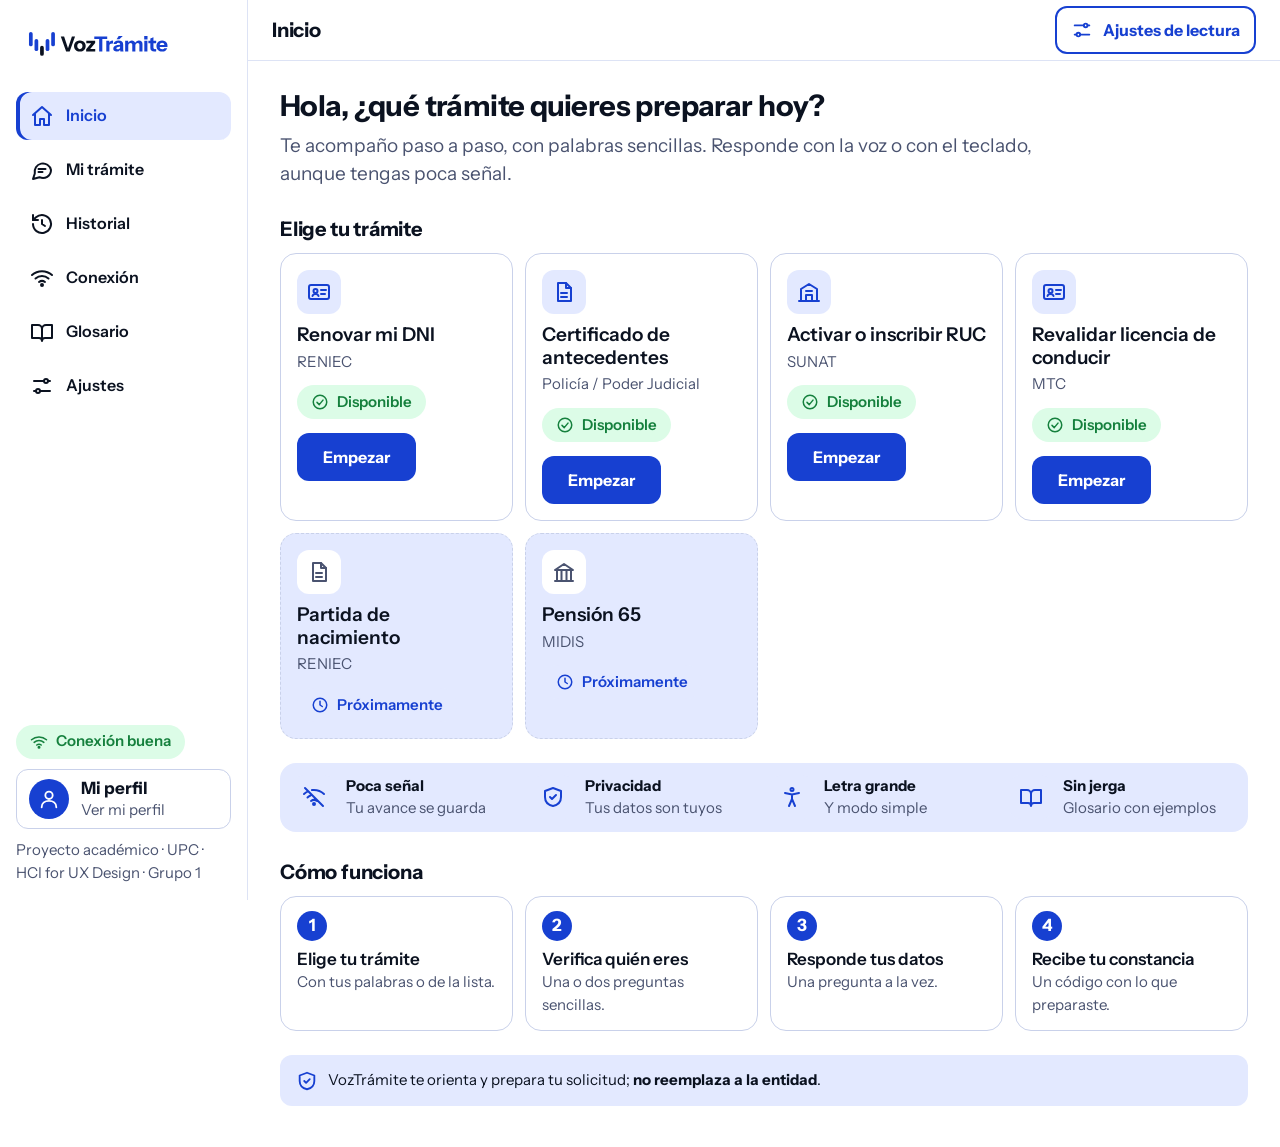
<file: index.html>
<!DOCTYPE html>
<html lang="es">
<head>
  <meta charset="UTF-8" />
  <meta name="viewport" content="width=device-width, initial-scale=1" />
  <title>VozTrámite</title>
  <link rel="icon" href="favicon.ico" />
  <meta http-equiv="refresh" content="0; url=pages/index.html" />
  <link rel="canonical" href="pages/index.html" />
</head>
<body>
  <p>Abriendo VozTrámite… Si no cambia sola, <a href="pages/index.html">entra aquí</a>.</p>
  <script>location.replace("pages/index.html");</script>
</body>
</html>
</file>
<file: css/styles.css>
/* =========================================================================
   VozTrámite · Landing page responsive · identidad "Onda"
   App shell de una sola página con vistas (hash) · mismo HTML/CSS/JS en móvil, tablet y desktop
   Tokens verificados (contraste WCAG 2.1):
   Tinta/blanco 18.72 · Gris Texto/blanco 7.60 · blanco/Cobalto 7.81
   Tinta/Tinte 15.48 · Verde 5.02 · Rojo 6.47 · Ámbar 5.43
   ========================================================================= */

@font-face { font-family: "Instrument Sans"; font-weight: 400; font-display: swap;
  src: url("../assets/fonts/instrument-sans-latin-400-normal.woff2") format("woff2"); }
@font-face { font-family: "Instrument Sans"; font-weight: 600; font-display: swap;
  src: url("../assets/fonts/instrument-sans-latin-600-normal.woff2") format("woff2"); }
@font-face { font-family: "Instrument Sans"; font-weight: 700; font-display: swap;
  src: url("../assets/fonts/instrument-sans-latin-700-normal.woff2") format("woff2"); }

:root {
  --blanco: #FFFFFF;
  --tinte: #E3E9FF;
  --tinta: #0B1220;
  --gris: #4A5370;
  --cobalto: #1740D1;
  --cobalto-osc: #10309F;
  --linea: #C9D1EA;
  --pista: #DDE3F5;
  --verde: #15803D;  --verde-bg: #DCFCE7;
  --rojo: #B91C1C;   --rojo-bg: #FEE2E2;
  --ambar: #B54708;  --ambar-bg: #FEF3C7;

  --fs-display: 2.3125rem;  /* 37 */
  --fs-h1: 1.8125rem;       /* 29 */
  --fs-h2: 1.5rem;          /* 24 */
  --fs-h3: 1.25rem;         /* 20 */
  --fs-lg: 1.1875rem;       /* 19 */
  --fs-body: 1.0625rem;     /* 17 */
  --fs-btn: 1rem;           /* 16 */
  --fs-cap: 0.9375rem;      /* 15 */

  --r-sm: 8px; --r-md: 12px; --r-lg: 16px; --r-pill: 999px;
  --touch: 48px;
  --sombra: 0 1px 2px rgba(11,18,32,.06), 0 4px 16px rgba(11,18,32,.06);
  --max: 1200px;
  --font: "Instrument Sans", system-ui, -apple-system, "Segoe UI", Roboto, sans-serif;
}

/* Preferencias del usuario aplicadas por JS sobre <html> */
html[data-texto="grande"] { font-size: 112.5%; }
html[data-texto="muygrande"] { font-size: 125%; }
html[data-contraste="alto"] {
  --gris: #2B3350; --linea: #6B76A3; --tinte: #D6DFFF;
}

*, *::before, *::after { box-sizing: border-box; }
html { scroll-behavior: smooth; scroll-padding-top: 76px; -webkit-text-size-adjust: 100%; }
body {
  margin: 0; font-family: var(--font); font-size: var(--fs-body); line-height: 1.5;
  color: var(--tinta); background: var(--blanco);
  -webkit-font-smoothing: antialiased;
}
h1, h2, h3, h4 { margin: 0 0 .5rem; line-height: 1.2; }
h1 { font-size: var(--fs-display); font-weight: 700; letter-spacing: -.02em; }
h2 { font-size: var(--fs-h1); font-weight: 700; letter-spacing: -.02em; }
h3 { font-size: var(--fs-h3); font-weight: 600; }
p { margin: 0 0 1rem; }
img, svg { max-width: 100%; display: block; }
a { color: var(--cobalto); text-underline-offset: 3px; }
a:hover { color: var(--cobalto-osc); }
ul { margin: 0; padding-left: 1.2rem; }
.muted { color: var(--gris); }
.sr-only { position: absolute !important; width: 1px; height: 1px; overflow: hidden; clip: rect(0 0 0 0); white-space: nowrap; }

/* Foco siempre visible (teclado) */
:focus-visible { outline: 3px solid var(--cobalto); outline-offset: 2px; border-radius: 6px; }
.skip-link { position: absolute; left: 8px; top: -60px; background: var(--tinta); color: #fff; padding: 12px 16px; border-radius: var(--r-sm); z-index: 1000; }
.skip-link:focus { top: 8px; color: #fff; }

.eyebrow { font-size: var(--fs-cap); font-weight: 700; color: var(--cobalto); letter-spacing: .02em; text-transform: uppercase; margin-bottom: 8px; }
.lead { font-size: var(--fs-lg); color: var(--gris); max-width: 62ch; }

/* ---------------------------------------------------------------- botones */
.btn {
  display: inline-flex; align-items: center; justify-content: center; gap: 10px; white-space: nowrap;
  min-height: var(--touch); padding: 0 24px; border-radius: var(--r-md);
  font: 700 var(--fs-btn)/1 var(--font); cursor: pointer; text-decoration: none;
  border: 2px solid transparent; transition: background .15s, border-color .15s, transform .05s;
}
.btn:active { transform: translateY(1px); }
.btn svg { width: 22px; height: 22px; flex: none; }
.btn-primary { background: var(--cobalto); color: #fff; }
.btn-primary:hover { background: var(--cobalto-osc); color: #fff; }
.btn-outline { background: #fff; color: var(--cobalto); border-color: var(--cobalto); }
.btn-outline:hover { background: var(--tinte); color: var(--cobalto-osc); }
.btn-ghost { background: transparent; color: var(--cobalto); padding: 0 12px; }
.btn-ghost:hover { background: var(--tinte); }
.btn-danger { background: #fff; color: var(--rojo); border-color: var(--rojo); }
.btn[disabled], .btn[aria-disabled="true"] { background: var(--pista); color: var(--gris); border-color: transparent; cursor: not-allowed; }
.btn-hablar { white-space: nowrap; min-height: 64px; border-radius: var(--r-pill); font-size: var(--fs-lg); padding: 0 32px; box-shadow: 0 8px 20px rgba(23,64,209,.25); }
.btn-hablar[aria-pressed="true"] { outline: 4px solid var(--ambar); outline-offset: 0; }

/* ----------------------------------------------------------------- chips */
.chip { white-space: nowrap; display: inline-flex; align-items: center; gap: 8px; min-height: 34px; padding: 0 14px; border-radius: var(--r-pill);
  font-size: var(--fs-cap); font-weight: 600; background: var(--tinte); color: var(--cobalto); border: 0; }
.chip svg { width: 18px; height: 18px; }
.chip.ok { background: var(--verde-bg); color: var(--verde); }
.chip.warn { background: var(--ambar-bg); color: var(--ambar); }
.chip.err { background: var(--rojo-bg); color: var(--rojo); }
button.chip { cursor: pointer; min-height: var(--touch); }

/* ===================================================================== APP SHELL
   Un solo HTML para todo: móvil <768 (barra superior + pestañas inferiores),
   tablet 768–1099 (riel de íconos) y desktop ≥1100 (barra lateral fija). */
:root { --side-w: 248px; --rail-w: 72px; --top-h: 60px; --tab-h: 68px; }
.shell { min-height: 100vh; min-height: 100dvh; }
.main-col { min-width: 0; }
.i { width: 18px; height: 18px; }

/* Navegación: base móvil = pestañas inferiores */
.side { display: contents; }
.side .brand, .side-foot { display: none; }
.nav { position: fixed; left: 0; right: 0; bottom: 0; z-index: 60; display: flex; background: #fff; border-top: 1px solid var(--linea);
  padding-bottom: env(safe-area-inset-bottom, 0px); box-shadow: 0 -4px 16px rgba(11,18,32,.06); }
.nav a { position: relative; flex: 1 1 0; min-width: 0; min-height: var(--tab-h); display: flex; flex-direction: column; align-items: center; justify-content: center; gap: 3px;
  padding: 6px 2px; text-align: center; text-decoration: none; color: var(--gris); font-weight: 600; font-size: var(--fs-cap); line-height: 1.1; }
.nav a svg { width: 24px; height: 24px; flex: none; }
.nav a.nav-ext { display: none; }
.nav a:hover { background: var(--tinte); color: var(--cobalto); }
.nav a[aria-current="page"] { color: var(--cobalto); box-shadow: inset 0 3px 0 var(--cobalto); background: var(--tinte); }
.nav a:focus-visible { outline-offset: -4px; }
.main-col { padding-bottom: calc(var(--tab-h) + env(safe-area-inset-bottom, 0px)); }

/* Barra superior */
.site-header { position: sticky; top: 0; z-index: 50; display: flex; align-items: center; gap: 12px; min-height: var(--top-h); padding: 6px 16px;
  background: rgba(255,255,255,.96); backdrop-filter: blur(6px); border-bottom: 1px solid var(--pista); }
.top-brand { display: inline-flex; align-items: center; margin-right: auto; }
.top-brand img { height: 30px; width: auto; }
.top-title { display: none; font-size: var(--fs-h3); font-weight: 700; letter-spacing: -.01em; margin-right: auto; }
.header-tools { display: flex; align-items: center; gap: 8px; }
.site-header .chip .ct { display: none; }
.site-header .chip { padding: 0 8px; }
.site-header a.chip { min-height: var(--touch); text-decoration: none; }
.site-header a.chip:hover { filter: brightness(.96); }
.site-header .btn { padding: 0 14px; }

/* Vistas */
.view { padding: 20px 16px 28px; }
.view[hidden] { display: none; }
.view-in { max-width: var(--w, 1000px); margin: 0 auto; }
.view h1, .vista-h1 { width: fit-content; max-width: 100%; font-size: var(--fs-h1); font-weight: 700; letter-spacing: -.02em; margin-bottom: 8px; }
.view h1:focus { outline: none; }
.view h1:focus-visible { outline: 3px solid var(--cobalto); outline-offset: 4px; }
.h-sec { font-size: var(--fs-h3); font-weight: 700; margin: 28px 0 12px; letter-spacing: -.01em; }
.view .lead { margin-bottom: 16px; }
.view:not([hidden]) { animation: vista-in .18s ease-out; }
@keyframes vista-in { from { opacity: 0; transform: translateY(6px); } to { opacity: 1; transform: none; } }

/* Pie accesible de cada vista (tablet y móvil; en desktop vive en la barra lateral) */
.view-foot { padding: 20px 16px 24px; border-top: 1px solid var(--pista); background: var(--tinte); font-size: var(--fs-cap); }
.proyecto { margin: 0 0 6px; color: var(--gris); font-size: var(--fs-cap); }
.creditos { font-size: var(--fs-cap); margin-top: 16px; }

/* Tablet 768–1099: riel lateral de íconos */
@media (min-width: 768px) {
  .main-col { margin-left: var(--rail-w); padding-bottom: 0; }
  .side { display: flex; flex-direction: column; align-items: center; position: fixed; inset: 0 auto 0 0; width: var(--rail-w); z-index: 60; padding: 12px 8px;
    background: #fff; border-right: 1px solid var(--pista); }
  .side .brand { display: flex; align-items: center; justify-content: center; min-height: var(--touch); }
  .logo-full { display: none; }
  .logo-sym { display: block; width: 36px; height: 36px; }
  .nav { position: static; flex-direction: column; gap: 6px; margin-top: 16px; padding: 0; width: 100%; background: none; border: 0; box-shadow: none; }
  .nav a { flex: none; width: 56px; height: 56px; min-height: 56px; margin: 0 auto; padding: 0; border-radius: var(--r-md); }
  .nav a[aria-current="page"] { box-shadow: inset 3px 0 0 var(--cobalto); }
  .nav .lbl { position: absolute; width: 1px; height: 1px; overflow: hidden; clip: rect(0 0 0 0); white-space: nowrap; }
  .nav a::after { content: attr(data-tip); position: absolute; left: calc(100% + 10px); top: 50%; transform: translateY(-50%); z-index: 70; padding: 8px 12px; border-radius: var(--r-sm);
    background: var(--tinta); color: #fff; font-size: var(--fs-cap); white-space: nowrap; opacity: 0; pointer-events: none; transition: opacity .12s; }
  .nav a:hover::after, .nav a:focus-visible::after { opacity: 1; }
  .nav a.nav-ext { display: flex; }
  .nav a.nav-perfil { display: none; }
  .side-foot { display: flex; flex-direction: column; align-items: center; gap: 8px; margin-top: auto; padding-top: 12px; width: 100%; }
  .side-foot .proyecto { display: none; }
  .user-card { position: relative; display: flex; align-items: center; justify-content: center; width: 56px; height: 56px; border-radius: var(--r-md); text-decoration: none; color: var(--tinta); }
  .user-card:hover { background: var(--tinte); }
  .user-card[aria-current="page"] { background: var(--tinte); box-shadow: inset 3px 0 0 var(--cobalto); }
  .user-card .uc-txt { display: none; }
  .user-card::after { content: attr(data-tip); position: absolute; left: calc(100% + 10px); top: 50%; transform: translateY(-50%); z-index: 70; padding: 8px 12px; border-radius: var(--r-sm);
    background: var(--tinta); color: #fff; font-size: var(--fs-cap); white-space: nowrap; opacity: 0; pointer-events: none; transition: opacity .12s; }
  .user-card:hover::after, .user-card:focus-visible::after { opacity: 1; }
  .top-brand { display: none; }
  .top-title { display: block; }
  .site-header { padding: 6px 24px; }
  .view { padding: 24px; }
  .site-header .chip .ct { display: inline; }
  .site-header .chip { padding: 0 14px; }
}

/* Desktop ≥1100: barra lateral fija */
@media (min-width: 1100px) {
  .main-col { margin-left: var(--side-w); }
  .side { width: var(--side-w); align-items: stretch; padding: 20px 16px 16px; }
  .side .brand { justify-content: flex-start; padding: 0 8px; }
  .logo-full { display: block; height: 34px; width: auto; }
  .logo-sym { display: none; }
  .nav { margin-top: 24px; }
  .nav a { width: auto; height: auto; min-height: 48px; margin: 0; flex-direction: row; justify-content: flex-start; gap: 12px; padding: 0 14px; font-size: var(--fs-btn); color: var(--tinta); }
  .nav a[aria-current="page"] { color: var(--cobalto); box-shadow: inset 4px 0 0 var(--cobalto); }
  .nav .lbl { position: static; width: auto; height: auto; overflow: visible; clip: auto; }
  .nav a::after { display: none; }
  .side-foot { align-items: stretch; gap: 10px; padding-top: 16px; }
  .side-foot .proyecto { display: block; }
  .side-foot .chip { align-self: flex-start; }
  .user-card { width: auto; height: auto; min-height: 56px; justify-content: flex-start; gap: 12px; padding: 8px 12px; border: 1px solid var(--linea); background: #fff; }
  .user-card .uc-txt { display: block; min-width: 0; line-height: 1.25; }
  .user-card .uc-txt b { display: block; overflow: hidden; text-overflow: ellipsis; white-space: nowrap; }
  .user-card .uc-txt small { color: var(--gris); font-size: var(--fs-cap); }
  .user-card::after { display: none; }
  .side-foot .proyecto { margin: 0; }
  .site-header .js-chip-conn { display: none; }
  .view-foot { display: none; }
  .view { padding: 28px 32px 40px; }
}
@media (max-width: 1099px) { #chip-conexion { display: none; } }
@media (prefers-reduced-motion: reduce) { .view:not([hidden]) { animation: none; } .nav a::after, .user-card::after { transition: none; } }
html[data-ligero="1"] .view:not([hidden]) { animation: none; }

/* ------------------------------------------------------------------ inicio */
.continuar { display: flex; align-items: center; gap: 16px; flex-wrap: wrap; margin: 16px 0 4px; background: var(--tinte); border-color: var(--cobalto); }
.continuar[hidden] { display: none; }
.continuar .ico { display: grid; place-items: center; width: 48px; height: 48px; border-radius: var(--r-md); background: #fff; color: var(--cobalto); flex: none; }
.continuar .ico svg { width: 26px; height: 26px; }
.continuar-txt { flex: 1 1 240px; }
.continuar-txt h2 { font-size: var(--fs-lg); margin: 0 0 2px; letter-spacing: 0; }
.continuar-txt p { margin: 0; }
.continuar-acc { display: flex; gap: 8px; flex-wrap: wrap; }
.hero-note { display: flex; gap: 10px; align-items: flex-start; margin: 24px 0 0; padding: 14px 16px; background: var(--tinte); border-radius: var(--r-md); font-size: var(--fs-cap); color: var(--tinta); }
.hero-note svg { width: 22px; height: 22px; flex: none; color: var(--cobalto); margin-top: 1px; }

/* cómo funciona (compacto, 4 pasos en fila) */
.steps { display: grid; grid-template-columns: repeat(4, 1fr); gap: 12px; margin: 0; padding: 0; list-style: none; counter-reset: s; }
.steps li { counter-increment: s; border: 1px solid var(--linea); border-radius: var(--r-lg); padding: 14px 16px; background: #fff; }
.steps li::before { content: counter(s); display: grid; place-items: center; width: 30px; height: 30px; border-radius: 50%; background: var(--cobalto); color: #fff; font-weight: 700; margin-bottom: 8px; }
.steps h3 { font-size: var(--fs-body); margin-bottom: 2px; }
.steps p { margin: 0; color: var(--gris); font-size: var(--fs-cap); }

/* ------------------------------------------------------------- asistente */
.app { display: grid; grid-template-columns: minmax(0, 1fr); gap: 16px; align-items: start; }
aside.right { display: grid; grid-template-columns: repeat(auto-fit, minmax(240px, 1fr)); gap: 16px; }
aside.right .card + .card, aside.left .card + .card { margin-top: 0; }
aside.left h3 { margin: 0; }
/* Tu avance en horizontal por debajo de 1280 */
aside.left .card { padding: 12px 16px; }
aside.left .progreso { display: flex; gap: 8px; margin: 8px 0 0; }
aside.left .progreso li { flex: 1 1 0; min-width: 0; min-height: 36px; flex-direction: column; gap: 4px; font-size: var(--fs-cap); text-align: center; }
aside.left .progreso li:not(.act) .lbl { position: absolute; width: 1px; height: 1px; overflow: hidden; clip: rect(0 0 0 0); }
aside.left .progreso li.act { flex: 3 1 0; flex-direction: row; justify-content: center; }
@media (min-width: 1100px) {
  .app { grid-template-columns: minmax(0, 1fr) 260px; }
  .app > aside.left { grid-column: 1 / -1; }
  aside.right { display: block; position: sticky; top: 76px; max-height: calc(100dvh - 92px); overflow-y: auto; }
  aside.right .card + .card { margin-top: 16px; }
  /* Tarjeta de conversación a la altura de la ventana: HABLAR siempre a la vista, como en una app */
  .app > .conv { position: sticky; top: 76px; height: calc(100vh - 168px); height: calc(100dvh - 168px); min-height: 520px; }
  .conv-body { overflow-y: auto; }
}
@media (min-width: 1280px) {
  .app { grid-template-columns: 210px minmax(0, 720px) 250px; justify-content: center; }
  .app > aside.left { grid-column: auto; position: sticky; top: 76px; }
  aside.left .card { padding: 20px; }
  aside.left h3 { margin: 0 0 .5rem; }
  aside.left .progreso { display: grid; gap: 0; margin-top: 12px; }
  aside.left .progreso li { flex-direction: row; flex: none; min-height: 44px; text-align: left; gap: 12px; font-size: var(--fs-body); }
  aside.left .progreso li:not(.act) .lbl { position: static; width: auto; height: auto; overflow: visible; clip: auto; }
  aside.left .progreso li.act { flex: none; justify-content: flex-start; }
}
@media (max-width: 1279px) { aside.left h3 { position: absolute; width: 1px; height: 1px; overflow: hidden; clip: rect(0 0 0 0); } }
.entiende { list-style: none; margin: 8px 0 0; padding: 0; display: grid; gap: 8px; font-size: var(--fs-cap); }
.entiende .k { display: block; color: var(--gris); }
.entiende .v { font-weight: 600; }
.conv-priv { padding: 0 20px; border-bottom: 1px solid var(--pista); }
.conv-priv .switch { border-top: 0; }
.card { background: #fff; border: 1px solid var(--linea); border-radius: var(--r-lg); padding: 20px; }
.card h3 { font-size: var(--fs-lg); }
.card + .card { margin-top: 16px; }
.grid-2 > .card + .card, .app > .card + .card { margin-top: 0; }
.side-list { list-style: none; padding: 0; margin: 12px 0 0; display: grid; gap: 12px; font-size: var(--fs-cap); }
.side-list li { display: flex; gap: 10px; }
.side-list svg { width: 22px; height: 22px; flex: none; color: var(--cobalto); }

.conv { min-height: 560px; display: flex; flex-direction: column; padding: 0; overflow: hidden; }
.conv-head { padding: 16px 20px; border-bottom: 1px solid var(--pista); display: flex; flex-wrap: wrap; gap: 10px; align-items: center; justify-content: space-between; }
.conv-head .where { font-weight: 700; }
.conv-body { padding: 24px 20px; flex: 1; }
.conv-body:focus { outline: none; }
.conv-body h3.pregunta { font-size: var(--fs-h2); font-weight: 700; letter-spacing: -.02em; margin-bottom: 6px; }
.conv-body .ayuda { color: var(--gris); }
.conv-foot { padding: 16px 20px; border-top: 1px solid var(--pista); display: flex; gap: 12px; align-items: center; flex-wrap: wrap; background: #fff; }
.conv-foot .grow { flex: 1; min-width: 220px; }
.tools { display: flex; gap: 8px; flex-wrap: wrap; }
.tool { display: inline-flex; flex-direction: column; align-items: center; justify-content: center; gap: 2px; min-width: 76px; min-height: var(--touch); padding: 6px 10px;
  background: #fff; border: 1px solid var(--linea); border-radius: var(--r-md); color: var(--cobalto); font: 600 var(--fs-cap)/1.1 var(--font); cursor: pointer; }
.tool svg { width: 22px; height: 22px; }
.tool:hover { background: var(--tinte); }

.eco { background: var(--tinte); border-radius: var(--r-md); padding: 14px 16px; margin: 20px 0; min-height: 84px; }
.eco .lab { font-size: var(--fs-cap); font-weight: 600; color: var(--cobalto); display: block; margin-bottom: 4px; }
.eco .txt { font-size: var(--fs-lg); }
.eco .txt mark { background: transparent; color: var(--cobalto); text-decoration: underline; text-underline-offset: 4px; }

.opciones { display: grid; gap: 10px; margin: 20px 0 0; padding: 0; list-style: none; }
.opcion { display: flex; align-items: center; gap: 14px; width: 100%; min-height: 64px; padding: 12px 16px; text-align: left; background: #fff; border: 1px solid var(--linea); border-radius: var(--r-md); font: inherit; color: inherit; cursor: pointer; }
.opcion:hover:not([disabled]) { border-color: var(--cobalto); background: var(--tinte); }
.opcion[aria-pressed="true"], .opcion.sel { border: 2px solid var(--cobalto); background: var(--tinte); }
.opcion[disabled] { color: var(--gris); cursor: not-allowed; background: #fff; }
.opcion .ico { display: grid; place-items: center; width: 40px; height: 40px; border-radius: 10px; background: var(--tinte); color: var(--cobalto); flex: none; }
.opcion .ico svg { width: 22px; height: 22px; }
.opcion b { display: block; }
.opcion small { color: var(--gris); font-size: var(--fs-cap); }

.checklist { list-style: none; padding: 0; margin: 20px 0 0; display: grid; gap: 10px; }
.checklist label { display: flex; align-items: flex-start; gap: 14px; min-height: var(--touch); padding: 12px 14px; border: 1px solid var(--linea); border-radius: var(--r-md); cursor: pointer; }
.checklist input { width: 24px; height: 24px; accent-color: var(--cobalto); flex: none; margin-top: 1px; }
.checklist label:has(input:checked) { background: var(--verde-bg); border-color: var(--verde); }

.progreso { display: grid; gap: 0; list-style: none; padding: 0; margin: 12px 0 0; }
.progreso li { display: flex; gap: 12px; align-items: center; min-height: 44px; color: var(--gris); font-weight: 600; position: relative; }
.progreso li .dot { width: 26px; height: 26px; border-radius: 50%; border: 2px solid var(--linea); display: grid; place-items: center; flex: none; background: #fff; font-size: 13px; }
.progreso li.act { color: var(--tinta); }
.progreso li.act .dot { border-color: var(--cobalto); background: var(--cobalto); color: #fff; }
.progreso li.ok .dot { border-color: var(--verde); background: var(--verde); color: #fff; }
.progreso li.ok { color: var(--tinta); }
.progreso li .dot svg { width: 16px; height: 16px; }
.barra { height: 10px; border-radius: 5px; background: var(--pista); overflow: hidden; margin-top: 12px; }
.barra i { display: block; height: 100%; background: var(--cobalto); width: 0; transition: width .3s; }

.alerta { display: flex; gap: 12px; align-items: flex-start; padding: 14px 16px; border: 2px solid var(--cobalto); background: var(--tinte); border-radius: var(--r-md); margin-top: 16px; font-size: var(--fs-cap); }
.alerta svg { width: 22px; height: 22px; flex: none; margin-top: 1px; }
.alerta b.t { display: block; font-size: var(--fs-body); }
.alerta.ok { border-color: var(--verde); background: var(--verde-bg); } .alerta.ok svg { color: var(--verde); }
.alerta.warn { border-color: var(--ambar); background: var(--ambar-bg); } .alerta.warn svg { color: var(--ambar); }
.alerta.err { border-color: var(--rojo); background: var(--rojo-bg); } .alerta.err svg { color: var(--rojo); }
.alerta .acciones { display: flex; gap: 8px; flex-wrap: wrap; margin-top: 10px; }

.campo { display: grid; gap: 6px; margin-top: 16px; }
.campo label { font-weight: 600; }
.campo input, .campo textarea, .campo select { min-height: var(--touch); padding: 10px 14px; font: inherit; color: var(--tinta); border: 2px solid var(--linea); border-radius: var(--r-md); background: #fff; width: 100%; }
.campo input:focus, .campo textarea:focus, .campo select:focus { border-color: var(--cobalto); outline: none; box-shadow: 0 0 0 3px rgba(23,64,209,.25); }
.campo .error { color: var(--rojo); font-weight: 600; font-size: var(--fs-cap); }
.campo [aria-invalid="true"] { border-color: var(--rojo); }
.campo .hint { color: var(--gris); font-size: var(--fs-cap); }
.inline-form { display: flex; gap: 10px; align-items: flex-start; }
.inline-form .campo { flex: 1; margin: 0; }

.resumen { list-style: none; padding: 0; margin: 16px 0 0; display: grid; gap: 10px; }
.resumen li { display: grid; grid-template-columns: 1fr auto; gap: 8px 12px; align-items: center; border: 1px solid var(--linea); border-radius: var(--r-md); padding: 12px 14px; }
.resumen li.ok { background: var(--verde-bg); border-color: var(--verde); }
.resumen .k { font-size: var(--fs-cap); color: var(--gris); display: block; }
.resumen .v { font-size: var(--fs-lg); font-weight: 600; }
.resumen .acc { display: flex; gap: 8px; }

.constancia { border: 2px solid var(--tinta); border-radius: var(--r-md); padding: 20px; margin-top: 16px; background: #fff; }
.constancia header { display: flex; justify-content: space-between; align-items: center; gap: 12px; border-bottom: 1px dashed var(--linea); padding-bottom: 12px; margin-bottom: 12px; }
.constancia img { height: 28px; width: auto; }
.constancia .codigo { font-weight: 700; font-size: var(--fs-h3); letter-spacing: .04em; }
.constancia dl { display: grid; grid-template-columns: 160px 1fr; gap: 8px 16px; margin: 0; }
.constancia dt { color: var(--gris); }
.constancia dd { margin: 0; font-weight: 600; }
.constancia .legal { margin: 14px 0 0; font-size: var(--fs-cap); color: var(--gris); }

.privado-mask { letter-spacing: .15em; }

/* -------------------------------------------- conexión / glosario / info */
.grid-2 { display: grid; grid-template-columns: 1fr 1fr; gap: 24px; margin-top: 28px; }
.conn-grid { display: grid; grid-template-columns: repeat(4, 1fr); gap: 10px; margin-top: 14px; }
.conn-grid .btn { min-height: 56px; flex-direction: column; gap: 4px; padding: 6px; font-size: var(--fs-cap); }
.switch { display: flex; align-items: center; justify-content: space-between; gap: 16px; min-height: var(--touch); padding: 8px 0; border-top: 1px solid var(--pista); }
.switch:first-of-type { border-top: 0; }
.switch input { appearance: none; width: 52px; height: 30px; border-radius: 15px; background: var(--linea); position: relative; cursor: pointer; flex: none; transition: background .15s; }
.switch input::after { content: ""; position: absolute; top: 3px; left: 3px; width: 24px; height: 24px; border-radius: 50%; background: #fff; transition: transform .15s; box-shadow: 0 1px 2px rgba(0,0,0,.3); }
.switch input:checked { background: var(--cobalto); }
.switch input:checked::after { transform: translateX(22px); }
.switch small { display: block; color: var(--gris); }
.diag-result { margin-top: 12px; }

.glos-list { list-style: none; padding: 0; margin: 16px 0 0; display: grid; gap: 8px; }
.glos-list details { border: 1px solid var(--linea); border-radius: var(--r-md); background: #fff; }
.glos-list summary { min-height: var(--touch); display: flex; align-items: center; padding: 8px 16px; cursor: pointer; font-weight: 600; }
.glos-list details[open] summary { color: var(--cobalto); }
.glos-list .cuerpo { padding: 0 16px 14px; }
.glos-list .ej { color: var(--gris); font-size: var(--fs-cap); }
.glos-list .sin { padding: 16px; color: var(--gris); }
.term { background: none; border: 0; padding: 0; font: inherit; color: var(--cobalto); text-decoration: underline dotted; text-underline-offset: 4px; cursor: pointer; }

/* ------------------------------------------------------- trámites y beneficios */
.beneficios, .tramites { display: grid; gap: 12px; margin: 0; padding: 0; list-style: none; }
.tramites { grid-template-columns: repeat(auto-fit, minmax(220px, 1fr)); }
.tramite { border: 1px solid var(--linea); border-radius: var(--r-lg); padding: 16px; background: #fff; display: flex; flex-direction: column; align-items: flex-start; gap: 4px; }
.tramite .ico, .beneficios .ico { display: grid; place-items: center; width: 44px; height: 44px; border-radius: var(--r-md); background: var(--tinte); color: var(--cobalto); flex: none; }
.tramite .ico { margin-bottom: 6px; }
.tramite .ico svg, .beneficios .ico svg { width: 24px; height: 24px; }
.tramite h3 { font-size: var(--fs-lg); margin: 0; }
.tramite .entidad { color: var(--gris); font-size: var(--fs-cap); margin: 0; }
.tramite .estado { margin-top: 8px; }
.tramite .btn { margin-top: 10px; }
.tramite.prox { background: var(--tinte); border-style: dashed; }
.tramite.prox .ico { background: #fff; color: var(--gris); }
.beneficios.franja { grid-template-columns: repeat(4, 1fr); margin-top: 24px; padding: 12px; background: var(--tinte); border-radius: var(--r-lg); }
.beneficios.franja li { display: flex; align-items: center; gap: 10px; font-size: var(--fs-cap); color: var(--gris); }
.beneficios.franja b { display: block; color: var(--tinta); }

/* ------------------------------------------------------------ ajustes */
.seg { display: flex; gap: 6px; margin: 6px 0 14px; }
.seg button { flex: 1; min-height: var(--touch); border: 2px solid var(--linea); background: #fff; border-radius: var(--r-md); font: 600 var(--fs-cap)/1 var(--font); cursor: pointer; color: var(--tinta); }
.seg button[aria-pressed="true"] { border-color: var(--cobalto); background: var(--tinte); color: var(--cobalto); }

.toast { position: fixed; left: 50%; bottom: 24px; transform: translateX(-50%); background: var(--tinta); color: #fff; padding: 12px 18px; border-radius: var(--r-md); z-index: 80; max-width: calc(100vw - 32px); font-weight: 600; box-shadow: 0 8px 24px rgba(0,0,0,.25); }
.toast[hidden] { display: none; }
@media (max-width: 767px) { .toast { bottom: calc(var(--tab-h) + env(safe-area-inset-bottom, 0px) + 12px); } }


/* ----------------------------------------------- avatar · perfil · historial */
.avatar { display: inline-grid; place-items: center; width: 40px; height: 40px; border-radius: 50%; background: var(--cobalto); color: #fff; font-weight: 700; font-size: var(--fs-btn); flex: none; letter-spacing: .02em; }
.avatar svg { width: 22px; height: 22px; }
.avatar-lg { width: 72px; height: 72px; font-size: var(--fs-h2); }
.avatar-lg svg { width: 36px; height: 36px; }
.perfil-cab { display: flex; gap: 20px; align-items: flex-start; margin-top: 20px; }
.perfil-form { flex: 1; display: grid; gap: 12px; justify-items: start; min-width: 0; }
.perfil-form .campo { width: 100%; }
.h-card { font-size: var(--fs-lg); font-weight: 700; letter-spacing: 0; display: flex; align-items: center; gap: 8px; margin-bottom: 8px; }
.h-ic { width: 22px; height: 22px; color: var(--cobalto); flex: none; }
.h-mini { font-size: var(--fs-body); margin: 20px 0 8px; }
.prefs { display: grid; grid-template-columns: auto 1fr; gap: 8px 20px; margin: 0 0 16px; }
.prefs dt { color: var(--gris); }
.prefs dd { margin: 0; font-weight: 600; }
.accesos { display: grid; grid-template-columns: 1fr 1fr; gap: 16px; }
.acceso { display: flex; align-items: center; gap: 14px; min-height: 72px; text-decoration: none; color: var(--tinta); }
.acceso + .acceso { margin-top: 0; }
.acceso:hover { border-color: var(--cobalto); background: var(--tinte); color: var(--tinta); }
.acceso .ico { display: grid; place-items: center; width: 44px; height: 44px; border-radius: var(--r-md); background: var(--tinte); color: var(--cobalto); flex: none; }
.acceso .ico svg { width: 24px; height: 24px; }
.acceso b { display: block; }
.acceso small { color: var(--gris); font-size: var(--fs-cap); }

.hist-filtros { max-width: 460px; margin: 16px 0 4px; }
.hist-filtros[hidden] { display: none; }
.hist-grupo { margin: 24px 0 0; }
.hist-grupo > h2 { font-size: var(--fs-h3); margin: 0 0 10px; }
.hist-lista { list-style: none; padding: 0; margin: 0; display: grid; gap: 12px; }
.hist-item { border: 1px solid var(--linea); border-radius: var(--r-lg); padding: 16px; background: #fff; }
.hist-top { display: flex; gap: 12px; align-items: flex-start; flex-wrap: wrap; }
.hist-top .ico { display: grid; place-items: center; width: 44px; height: 44px; border-radius: var(--r-md); background: var(--tinte); color: var(--cobalto); flex: none; }
.hist-top .ico svg { width: 24px; height: 24px; }
.hist-tit { flex: 1 1 200px; min-width: 0; }
.hist-tit h3 { font-size: var(--fs-lg); margin: 0; }
.hist-tit p { margin: 2px 0 0; color: var(--gris); font-size: var(--fs-cap); }
.hist-cod { margin: 12px 0 0; font-size: var(--fs-cap); color: var(--gris); }
.hist-cod b { color: var(--tinta); font-size: var(--fs-body); letter-spacing: .04em; }
.hist-acc { display: flex; gap: 8px; flex-wrap: wrap; margin-top: 12px; }
.hist-item .barra { margin-top: 12px; }
.hist-item .paso { margin: 12px 0 0; font-weight: 600; }
.vacio { text-align: center; padding: 40px 20px; border: 2px dashed var(--linea); border-radius: var(--r-lg); background: var(--tinte); margin-top: 24px; }
.vacio .ico { display: grid; place-items: center; width: 72px; height: 72px; margin: 0 auto 12px; border-radius: 50%; background: #fff; color: var(--cobalto); }
.vacio .ico svg { width: 36px; height: 36px; }
.vacio h2 { font-size: var(--fs-h2); margin-bottom: 6px; }
.vacio p { color: var(--gris); margin: 0 auto 16px; max-width: 42ch; }

.dlg { border: 0; border-radius: var(--r-lg); padding: 0; width: min(520px, calc(100vw - 32px)); max-height: calc(100dvh - 32px); overflow: auto; color: var(--tinta); box-shadow: 0 24px 64px rgba(11,18,32,.35); }
.dlg::backdrop { background: rgba(11,18,32,.55); }
.dlg-in { padding: 24px; }
.dlg h2 { font-size: var(--fs-h2); }
.dlg-dl { display: grid; grid-template-columns: auto 1fr; gap: 8px 16px; margin: 12px 0; }
.dlg-dl dt { color: var(--gris); }
.dlg-dl dd { margin: 0; font-weight: 600; overflow-wrap: anywhere; }
.dlg-acc { display: flex; gap: 8px; flex-wrap: wrap; justify-content: flex-end; margin-top: 16px; }

.prueba-btns { display: flex; gap: 10px; flex-wrap: wrap; }
#prueba-res:not(:empty) { margin-top: 4px; }
.compat { list-style: none; padding: 0; margin: 0; display: grid; gap: 8px; }
.compat li { display: flex; justify-content: space-between; align-items: center; gap: 12px; flex-wrap: wrap; min-height: var(--touch); padding: 6px 0; border-top: 1px solid var(--pista); }
.compat li:first-child { border-top: 0; }
.compat .chip { white-space: normal; text-align: left; }
@media (max-width: 640px) {
  .perfil-cab { flex-direction: column; }
  .accesos { grid-template-columns: 1fr; }
  .dlg-acc .btn { flex: 1 1 100%; }
}

/* --------------------------------------------- modo ligero / modo simple */
html[data-ligero="1"] * { transition: none !important; }
html[data-simple="1"] .app { grid-template-columns: minmax(0, 1fr); max-width: 760px; margin-inline: auto; }
html[data-simple="1"] .app > aside { display: none; }
html[data-simple="1"] .tool span.t { display: none; }
html[data-simple="1"] body { font-size: 1.25rem; }

/* --------------------------------------------------------- responsive */
@media (max-width: 1099px) {
  .steps, .beneficios.franja { grid-template-columns: repeat(2, 1fr); }
}
@media (max-width: 899px) {
  .grid-2 { grid-template-columns: 1fr; }
}
@media (max-width: 640px) {
  h1 { font-size: 2rem; } h2 { font-size: 1.5rem; }
  .view h1, .vista-h1 { font-size: var(--fs-h1); }
  .steps, .beneficios.franja { grid-template-columns: 1fr; }
  .conv { min-height: 0; overflow: visible; }
  .conv-head { border-radius: var(--r-lg) var(--r-lg) 0 0; }
  .conv-foot { position: sticky; bottom: calc(var(--tab-h) + env(safe-area-inset-bottom, 0px)); z-index: 10; box-shadow: 0 -6px 16px rgba(11,18,32,.08); border-radius: 0 0 var(--r-lg) var(--r-lg); }
  .conv-foot .btn-hablar { flex: 1 1 100%; min-width: 0; padding: 0 16px; }
  .conv-foot .tools { width: 100%; }
  .conv-foot .tool { flex: 1; min-width: 0; }
  .constancia dl { grid-template-columns: 1fr; gap: 2px; } .constancia dt { margin-top: 8px; }
  .inline-form { flex-direction: column; } .inline-form .btn { width: 100%; }
  .conn-grid { grid-template-columns: repeat(2, 1fr); }
  .header-tools .hide-sm { display: none; }
  .continuar-acc .btn { flex: 1; }
}
@media (max-width: 1099px) { .header-tools .hide-sm { display: none; } }
@media print {
  .side, .site-header, .view-foot, .toast, .skip-link, .app > aside, .conv-head, .conv-priv, .conv-foot, .no-print { display: none !important; }
  .main-col { margin: 0; padding: 0; }
  .view[hidden] { display: none !important; }
  .view { padding: 0; }
  .app { display: block; } .conv { border: 0; }
}

/* ---------------------------------------- respuestas, IA y selector de voz */
.burbuja { display: flex; gap: 12px; align-items: flex-start; margin: 16px 0 0; padding: 14px 16px; border: 1px solid var(--linea); border-radius: var(--r-lg) var(--r-lg) var(--r-lg) 4px; background: #fff; box-shadow: var(--sombra); }
.burbuja.ia { border-color: var(--cobalto); background: var(--tinte); }
.burbuja .b-ico { display: grid; place-items: center; width: 36px; height: 36px; flex: none; border-radius: 50%; background: var(--tinte); color: var(--cobalto); }
.burbuja.ia .b-ico { background: #fff; }
.burbuja .b-ico svg { width: 20px; height: 20px; }
.burbuja .b-txt { margin: 0; font-size: var(--fs-lg); }
.ia-tag { display: flex; align-items: center; gap: 6px; margin-top: 8px; color: var(--gris); font-size: var(--fs-cap); font-weight: 600; }
.ia-tag svg { width: 16px; height: 16px; flex: none; color: var(--cobalto); }
.ref { display: inline-block; color: var(--ambar); font-size: var(--fs-cap); font-weight: 600; }
#voz-sel-wrap select { max-width: 100%; }
#voz-sel-wrap .btn { justify-self: start; margin-top: 4px; }
#ia-res { margin-top: 4px; }
#ia-estado { white-space: normal; }

/* Desktop ancho: nada se sale de la ventana (barra superior y botones) */
.main-col { overflow-x: clip; }
.site-header { min-width: 0; }
.top-title { min-width: 0; overflow: hidden; text-overflow: ellipsis; white-space: nowrap; }
.header-tools { flex: none; }
</file>
